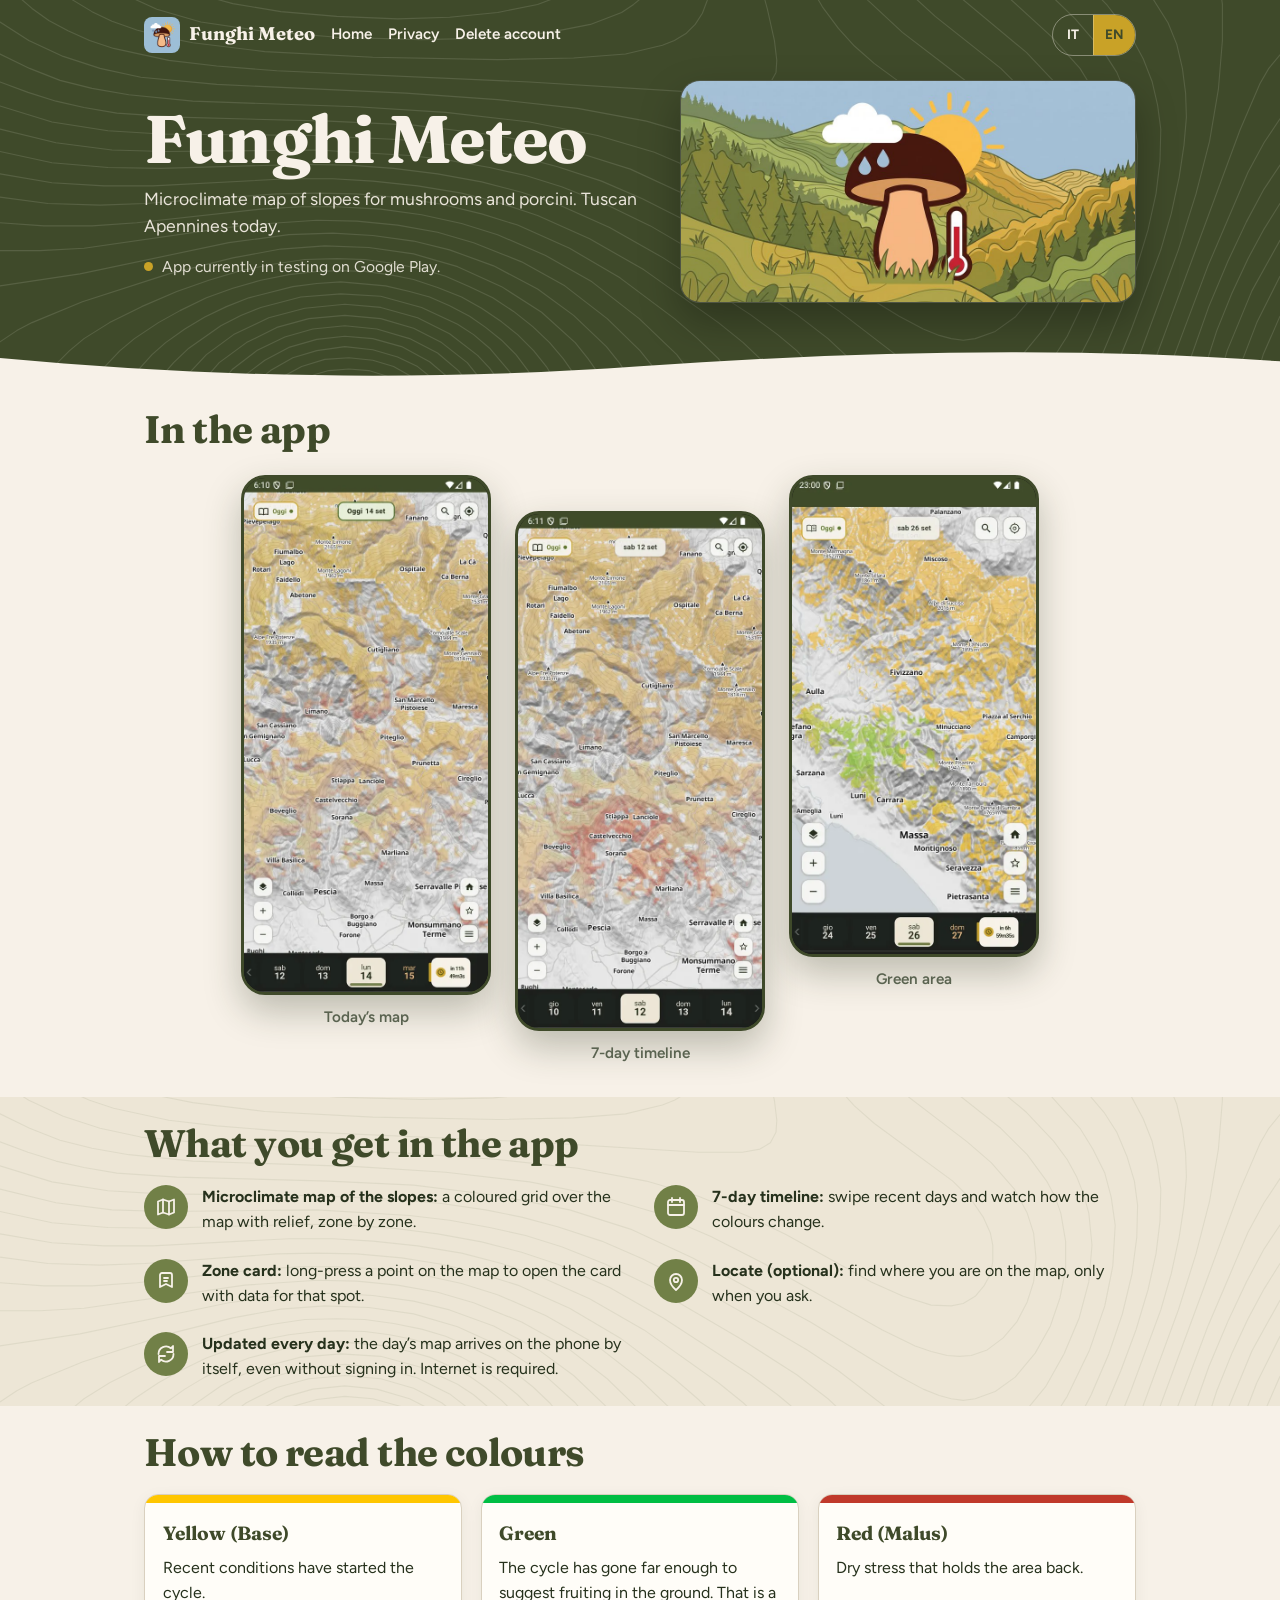
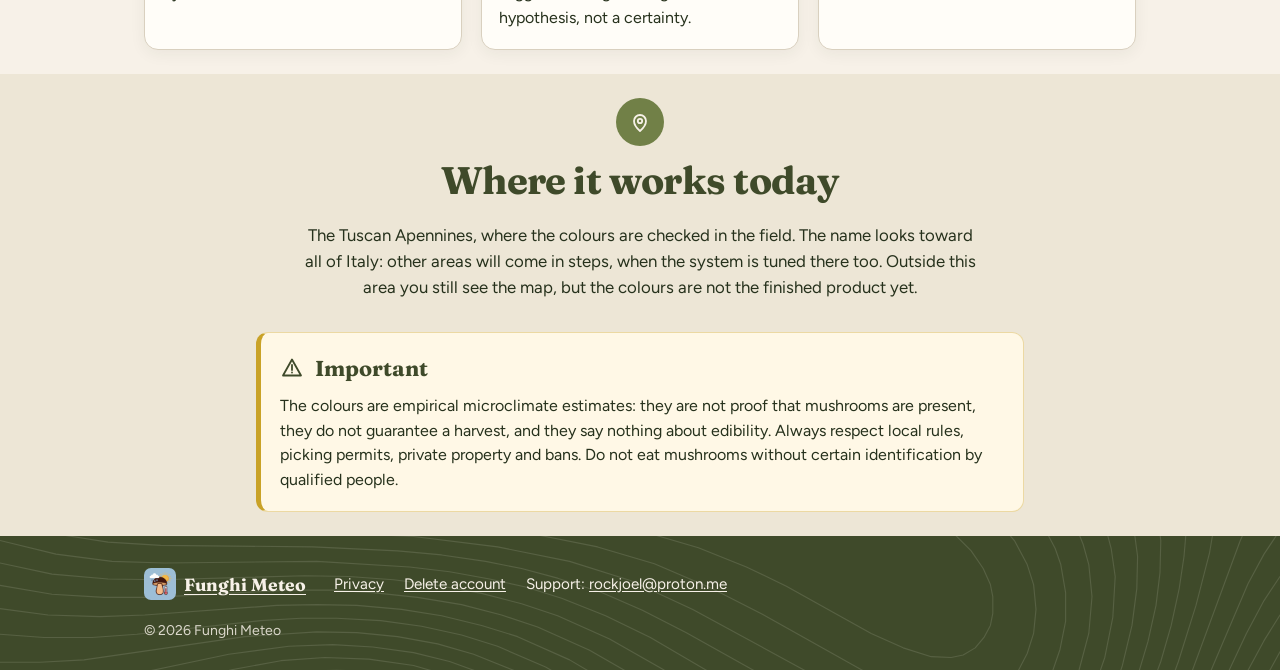
<file: index.html>
<!DOCTYPE html>
<html lang="it" data-title-it="Funghi Meteo" data-title-en="Funghi Meteo">
<head>
  <meta charset="utf-8">
  <meta name="viewport" content="width=device-width, initial-scale=1">
  <title data-title-it="Funghi Meteo" data-title-en="Funghi Meteo">Funghi Meteo</title>
  <meta name="description" content="Mappa microclimatica dei versanti per funghi e porcini. Oggi Appennino toscano.">
  <meta name="theme-color" content="#3F4A2A">
  <link rel="icon" href="img/icona-32.png" type="image/png" sizes="32x32">
  <link rel="icon" href="img/icona-192.png" type="image/png" sizes="192x192">
  <meta property="og:title" content="Funghi Meteo">
  <meta property="og:description" content="Mappa microclimatica dei versanti per funghi e porcini. Oggi Appennino toscano.">
  <meta property="og:image" content="https://rockjoel.github.io/funghi-meteo/img/grafica.jpg">
  <link rel="stylesheet" href="style.css">
  <script src="lang.js"></script>
</head>
<body>
  <div class="band band-dark band-hero">
    <header class="site-header">
      <div class="header-inner">
        <a class="brand" href="index.html">
          <img src="img/icona-192.png" width="36" height="36" alt="Funghi Meteo">
          <span>Funghi Meteo</span>
        </a>
        <nav class="nav-main" aria-label="Menu">
          <a href="index.html">Home</a>
          <a href="privacy.html">Privacy</a>
          <span data-lang="it"><a href="elimina-account.html">Elimina account</a></span>
          <span data-lang="en"><a href="elimina-account.html">Delete account</a></span>
        </nav>
        <div class="lang-switch" role="group" aria-label="Language">
          <button type="button" data-set-lang="it" aria-pressed="true">IT</button>
          <button type="button" data-set-lang="en" aria-pressed="false">EN</button>
        </div>
      </div>
    </header>

    <section class="wrap hero">
      <div class="hero-copy">
        <div data-lang="it">
          <h1>Funghi Meteo</h1>
          <p class="lede">Mappa microclimatica dei versanti per funghi e porcini. Oggi Appennino toscano.</p>
          <p class="test-line">App in fase di test su Google Play.</p>
        </div>
        <div data-lang="en">
          <h1>Funghi Meteo</h1>
          <p class="lede">Microclimate map of slopes for mushrooms and porcini. Tuscan Apennines today.</p>
          <p class="test-line">App currently in testing on Google Play.</p>
        </div>
        <!-- Bottone Google Play: da aggiungere quando l'app è pubblica -->
      </div>
      <div class="hero-visual">
        <img src="img/grafica.jpg" width="1024" height="500" alt="Funghi Meteo">
      </div>
    </section>

    <svg class="band-wave" viewBox="0 0 1440 48" preserveAspectRatio="none" aria-hidden="true" focusable="false">
      <path fill="#F7F1E8" d="M0,18 C240,42 480,46 720,28 C960,10 1200,4 1440,22 L1440,48 L0,48 Z"></path>
    </svg>
  </div>

  <section class="band band-panna">
    <div class="wrap">
      <div data-lang="it"><h2 class="section-title">Nell’app</h2></div>
      <div data-lang="en"><h2 class="section-title">In the app</h2></div>
      <div class="shots">
        <figure class="shot">
          <div class="shot-frame">
            <img src="img/mappa-oggi.webp" width="540" height="1137" alt="Funghi Meteo — mappa del giorno" loading="lazy">
          </div>
          <figcaption>
            <span data-lang="it">Mappa del giorno</span>
            <span data-lang="en">Today’s map</span>
          </figcaption>
        </figure>
        <figure class="shot">
          <div class="shot-frame">
            <img src="img/mappa-giorni.webp" width="540" height="1137" alt="Funghi Meteo — timeline 7 giorni" loading="lazy">
          </div>
          <figcaption>
            <span data-lang="it">Timeline di 7 giorni</span>
            <span data-lang="en">7-day timeline</span>
          </figcaption>
        </figure>
        <figure class="shot">
          <div class="shot-frame">
            <img src="img/mappa-verde.webp" width="540" height="1053" alt="Funghi Meteo — zona verde" loading="lazy">
          </div>
          <figcaption>
            <span data-lang="it">Zona verde</span>
            <span data-lang="en">Green area</span>
          </figcaption>
        </figure>
      </div>
    </div>
  </section>

  <section class="band band-cream band-curves-dark">
    <div class="wrap">
      <div data-lang="it">
        <h2 class="section-title">Cosa trovi nell’app</h2>
        <ul class="feature-grid">
          <li class="feature-item">
            <span class="feature-icon" aria-hidden="true">
              <svg viewBox="0 0 24 24"><path d="M4 6.5 9 4.5 15 6.5 20 4.5v13l-5 2-6-2-5 2z"/><path d="M9 4.5v13"/><path d="M15 6.5v13"/></svg>
            </span>
            <p><strong>Mappa microclimatica dei versanti:</strong> una griglia colorata sopra la carta con il rilievo, zona per zona.</p>
          </li>
          <li class="feature-item">
            <span class="feature-icon" aria-hidden="true">
              <svg viewBox="0 0 24 24"><rect x="4" y="5" width="16" height="15" rx="2"/><path d="M8 3v4"/><path d="M16 3v4"/><path d="M4 10h16"/></svg>
            </span>
            <p><strong>Timeline di 7 giorni:</strong> scorri le giornate recenti e guarda come cambiano i colori.</p>
          </li>
          <li class="feature-item">
            <span class="feature-icon" aria-hidden="true">
              <svg viewBox="0 0 24 24"><path d="M8 4h8a2 2 0 0 1 2 2v12l-6-3-6 3V6a2 2 0 0 1 2-2z"/><path d="M10 9h4"/><path d="M10 12h3"/></svg>
            </span>
            <p><strong>Scheda della zona:</strong> tieni premuto su un punto della mappa per aprire la scheda con i dati di quel punto.</p>
          </li>
          <li class="feature-item">
            <span class="feature-icon" aria-hidden="true">
              <svg viewBox="0 0 24 24"><path d="M12 21s-6-5.2-6-10a6 6 0 1 1 12 0c0 4.8-6 10-6 10z"/><circle cx="12" cy="11" r="2.2"/></svg>
            </span>
            <p><strong>Localizza (facoltativo):</strong> trova dove sei sulla mappa, solo quando lo chiedi tu.</p>
          </li>
          <li class="feature-item">
            <span class="feature-icon" aria-hidden="true">
              <svg viewBox="0 0 24 24"><path d="M4.5 12a7.5 7.5 0 0 1 12.4-5.7L19 4v6h-6"/><path d="M19.5 12a7.5 7.5 0 0 1-12.4 5.7L5 20v-6h6"/></svg>
            </span>
            <p><strong>Aggiornata ogni giorno:</strong> la mappa del giorno arriva da sola sul telefono, anche senza accedere. Serve Internet.</p>
          </li>
        </ul>
      </div>
      <div data-lang="en">
        <h2 class="section-title">What you get in the app</h2>
        <ul class="feature-grid">
          <li class="feature-item">
            <span class="feature-icon" aria-hidden="true">
              <svg viewBox="0 0 24 24"><path d="M4 6.5 9 4.5 15 6.5 20 4.5v13l-5 2-6-2-5 2z"/><path d="M9 4.5v13"/><path d="M15 6.5v13"/></svg>
            </span>
            <p><strong>Microclimate map of the slopes:</strong> a coloured grid over the map with relief, zone by zone.</p>
          </li>
          <li class="feature-item">
            <span class="feature-icon" aria-hidden="true">
              <svg viewBox="0 0 24 24"><rect x="4" y="5" width="16" height="15" rx="2"/><path d="M8 3v4"/><path d="M16 3v4"/><path d="M4 10h16"/></svg>
            </span>
            <p><strong>7-day timeline:</strong> swipe recent days and watch how the colours change.</p>
          </li>
          <li class="feature-item">
            <span class="feature-icon" aria-hidden="true">
              <svg viewBox="0 0 24 24"><path d="M8 4h8a2 2 0 0 1 2 2v12l-6-3-6 3V6a2 2 0 0 1 2-2z"/><path d="M10 9h4"/><path d="M10 12h3"/></svg>
            </span>
            <p><strong>Zone card:</strong> long-press a point on the map to open the card with data for that spot.</p>
          </li>
          <li class="feature-item">
            <span class="feature-icon" aria-hidden="true">
              <svg viewBox="0 0 24 24"><path d="M12 21s-6-5.2-6-10a6 6 0 1 1 12 0c0 4.8-6 10-6 10z"/><circle cx="12" cy="11" r="2.2"/></svg>
            </span>
            <p><strong>Locate (optional):</strong> find where you are on the map, only when you ask.</p>
          </li>
          <li class="feature-item">
            <span class="feature-icon" aria-hidden="true">
              <svg viewBox="0 0 24 24"><path d="M4.5 12a7.5 7.5 0 0 1 12.4-5.7L19 4v6h-6"/><path d="M19.5 12a7.5 7.5 0 0 1-12.4 5.7L5 20v-6h6"/></svg>
            </span>
            <p><strong>Updated every day:</strong> the day’s map arrives on the phone by itself, even without signing in. Internet is required.</p>
          </li>
        </ul>
      </div>
    </div>
  </section>

  <section class="band band-panna">
    <div class="wrap">
      <div data-lang="it">
        <h2 class="section-title">Come leggere i colori</h2>
        <div class="legend-grid">
          <article class="legend-card legend-giallo">
            <div class="legend-bar" aria-hidden="true"></div>
            <div class="legend-body">
              <h3>Giallo (Base)</h3>
              <p>le condizioni recenti hanno acceso il ciclo.</p>
            </div>
          </article>
          <article class="legend-card legend-verde">
            <div class="legend-bar" aria-hidden="true"></div>
            <div class="legend-body">
              <h3>Verde</h3>
              <p>il ciclo è andato avanti abbastanza da far ipotizzare funghi in terra. È un’ipotesi, non una certezza.</p>
            </div>
          </article>
          <article class="legend-card legend-rosso">
            <div class="legend-bar" aria-hidden="true"></div>
            <div class="legend-body">
              <h3>Rosso (Malus)</h3>
              <p>stress da secco, che frena la zona.</p>
            </div>
          </article>
        </div>
      </div>
      <div data-lang="en">
        <h2 class="section-title">How to read the colours</h2>
        <div class="legend-grid">
          <article class="legend-card legend-giallo">
            <div class="legend-bar" aria-hidden="true"></div>
            <div class="legend-body">
              <h3>Yellow (Base)</h3>
              <p>recent conditions have started the cycle.</p>
            </div>
          </article>
          <article class="legend-card legend-verde">
            <div class="legend-bar" aria-hidden="true"></div>
            <div class="legend-body">
              <h3>Green</h3>
              <p>the cycle has gone far enough to suggest fruiting in the ground. That is a hypothesis, not a certainty.</p>
            </div>
          </article>
          <article class="legend-card legend-rosso">
            <div class="legend-bar" aria-hidden="true"></div>
            <div class="legend-body">
              <h3>Red (Malus)</h3>
              <p>dry stress that holds the area back.</p>
            </div>
          </article>
        </div>
      </div>
    </div>
  </section>

  <section class="band band-cream">
    <div class="wrap">
      <div class="where-block">
        <div class="where-icon" aria-hidden="true">
          <svg viewBox="0 0 24 24"><path d="M12 21s-6-5.2-6-10a6 6 0 1 1 12 0c0 4.8-6 10-6 10z"/><circle cx="12" cy="11" r="2.2"/></svg>
        </div>
        <div data-lang="it">
          <h2 class="section-title">Dove funziona oggi</h2>
          <p>Appennino toscano, dove i colori vengono verificati sul campo. Il nome pensa a tutta l’Italia: altre zone arriveranno a tappe, quando il sistema sarà tarato anche lì. Fuori da quest’area vedi la carta, ma i colori non sono ancora il prodotto finito.</p>
        </div>
        <div data-lang="en">
          <h2 class="section-title">Where it works today</h2>
          <p>The Tuscan Apennines, where the colours are checked in the field. The name looks toward all of Italy: other areas will come in steps, when the system is tuned there too. Outside this area you still see the map, but the colours are not the finished product yet.</p>
        </div>
      </div>

      <div class="warning">
        <div data-lang="it">
          <div class="warning-head">
            <svg viewBox="0 0 24 24" aria-hidden="true"><path d="M12 3.5 21 19.5H3z"/><path d="M12 9v5"/><path d="M12 16.5h.01"/></svg>
            <h2>Importante</h2>
          </div>
          <p>I colori sono stime empiriche del microclima: non sono una prova della presenza di funghi, non garantiscono il raccolto e non dicono nulla sulla commestibilità. Rispetta sempre regole locali, permessi di raccolta, proprietà private e divieti. Non mangiare funghi senza l’identificazione certa di personale qualificato.</p>
        </div>
        <div data-lang="en">
          <div class="warning-head">
            <svg viewBox="0 0 24 24" aria-hidden="true"><path d="M12 3.5 21 19.5H3z"/><path d="M12 9v5"/><path d="M12 16.5h.01"/></svg>
            <h2>Important</h2>
          </div>
          <p>The colours are empirical microclimate estimates: they are not proof that mushrooms are present, they do not guarantee a harvest, and they say nothing about edibility. Always respect local rules, picking permits, private property and bans. Do not eat mushrooms without certain identification by qualified people.</p>
        </div>
      </div>
    </div>
  </section>

  <footer class="site-footer band band-dark">
    <div class="footer-inner">
      <a class="footer-brand" href="index.html">
        <img src="img/icona-192.png" width="32" height="32" alt="">
        <span>Funghi Meteo</span>
      </a>
      <a href="privacy.html">Privacy</a>
      <span data-lang="it"><a href="elimina-account.html">Elimina account</a></span>
      <span data-lang="en"><a href="elimina-account.html">Delete account</a></span>
      <span data-lang="it">Supporto: <a href="mailto:rockjoel@proton.me">rockjoel@proton.me</a></span>
      <span data-lang="en">Support: <a href="mailto:rockjoel@proton.me">rockjoel@proton.me</a></span>
      <p class="footer-copy">© 2026 Funghi Meteo</p>
    </div>
  </footer>
</body>
</html>
</file>
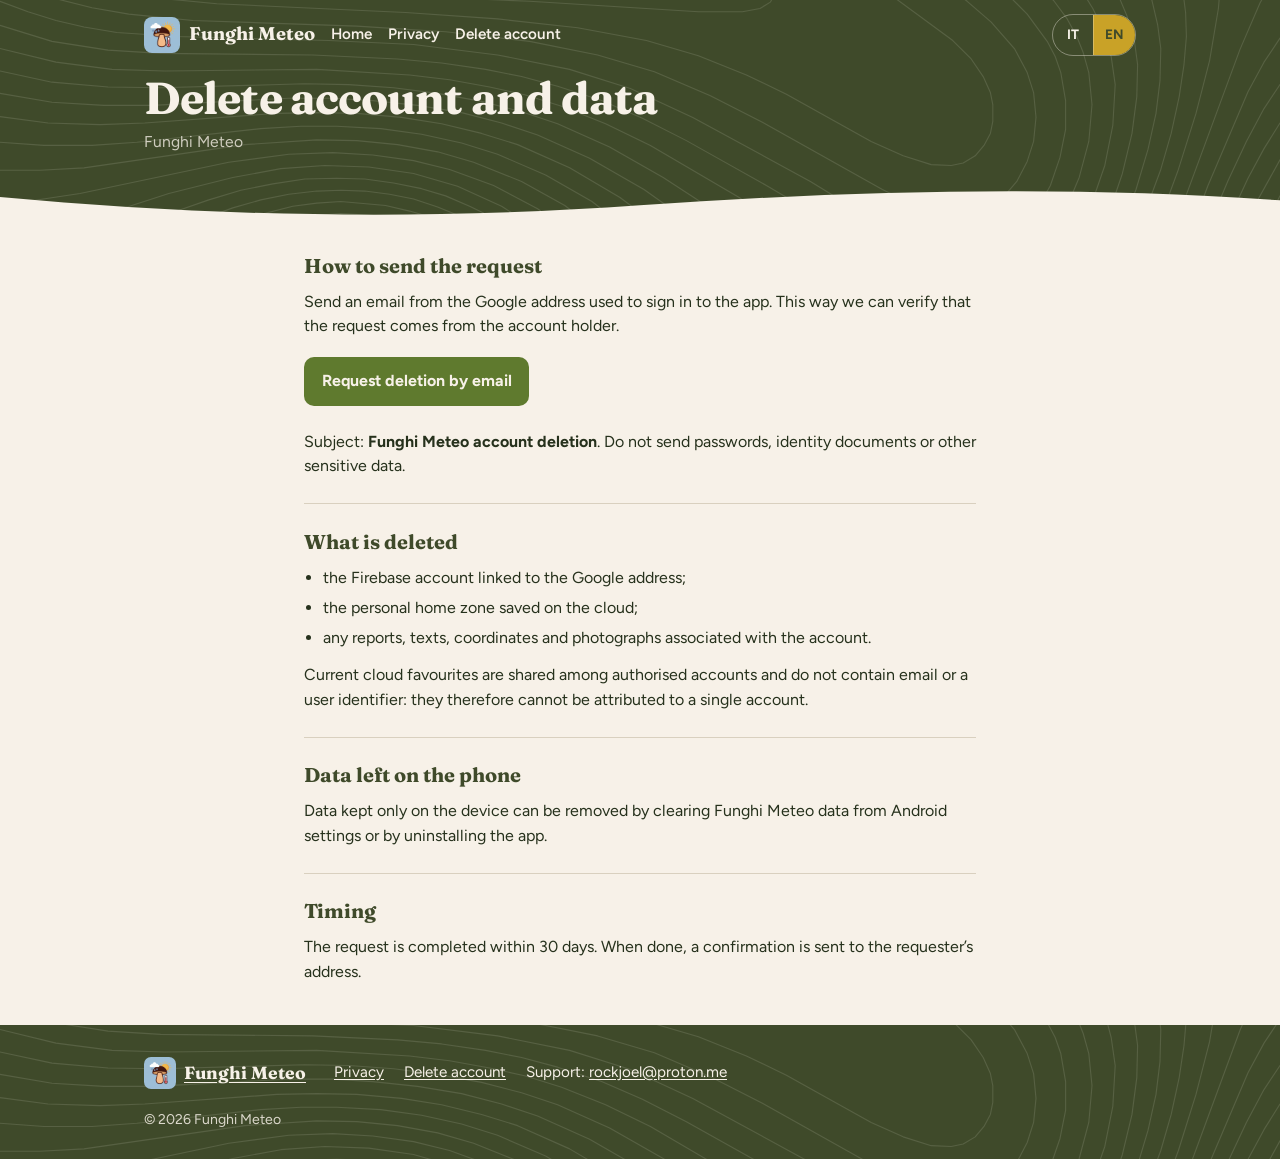
<file: elimina-account.html>
<!DOCTYPE html>
<html lang="it" data-title-it="Elimina account e dati — Funghi Meteo" data-title-en="Delete account and data — Funghi Meteo">
<head>
  <meta charset="utf-8">
  <meta name="viewport" content="width=device-width, initial-scale=1">
  <title data-title-it="Elimina account e dati — Funghi Meteo" data-title-en="Delete account and data — Funghi Meteo">Elimina account e dati — Funghi Meteo</title>
  <meta name="description" content="Come richiedere la cancellazione dell’account e dei dati di Funghi Meteo.">
  <meta name="theme-color" content="#3F4A2A">
  <link rel="icon" href="img/icona-32.png" type="image/png" sizes="32x32">
  <link rel="icon" href="img/icona-192.png" type="image/png" sizes="192x192">
  <link rel="stylesheet" href="style.css">
  <script src="lang.js"></script>
</head>
<body>
  <div class="band band-dark">
    <header class="site-header">
      <div class="header-inner">
        <a class="brand" href="index.html">
          <img src="img/icona-192.png" width="36" height="36" alt="Funghi Meteo">
          <span>Funghi Meteo</span>
        </a>
        <nav class="nav-main" aria-label="Menu">
          <a href="index.html">Home</a>
          <a href="privacy.html">Privacy</a>
          <span data-lang="it"><a href="elimina-account.html">Elimina account</a></span>
          <span data-lang="en"><a href="elimina-account.html">Delete account</a></span>
        </nav>
        <div class="lang-switch" role="group" aria-label="Language">
          <button type="button" data-set-lang="it" aria-pressed="true">IT</button>
          <button type="button" data-set-lang="en" aria-pressed="false">EN</button>
        </div>
      </div>
    </header>

    <div class="wrap page-hero">
      <div data-lang="it">
        <h1 class="page-title">Elimina account e dati</h1>
        <p class="page-meta">Funghi Meteo</p>
      </div>
      <div data-lang="en">
        <h1 class="page-title">Delete account and data</h1>
        <p class="page-meta">Funghi Meteo</p>
      </div>
    </div>

    <svg class="band-wave" viewBox="0 0 1440 48" preserveAspectRatio="none" aria-hidden="true" focusable="false">
      <path fill="#F7F1E8" d="M0,18 C240,42 480,46 720,28 C960,10 1200,4 1440,22 L1440,48 L0,48 Z"></path>
    </svg>
  </div>

  <main class="band band-panna">
    <div class="legal-col">
      <div data-lang="it">
        <article class="legal">
          <section class="legal-block is-first">
            <h2>Come inviare la richiesta</h2>
            <p>Invia un’email dall’indirizzo Google usato per accedere all’app. In questo modo possiamo verificare che la richiesta provenga dal titolare dell’account.</p>
            <p><a class="mailto-cta" href="mailto:rockjoel@proton.me?subject=Cancellazione%20account%20Funghi%20Meteo">Richiedi la cancellazione per email</a></p>
            <p>Oggetto: <strong>Cancellazione account Funghi Meteo</strong>. Non inviare password, documenti d’identità o altri dati sensibili.</p>
          </section>

          <section class="legal-block">
            <h2>Cosa viene eliminato</h2>
            <ul>
              <li>l’account Firebase collegato all’indirizzo Google;</li>
              <li>la zona casa personale salvata sul cloud;</li>
              <li>eventuali segnalazioni, testi, coordinate e fotografie associate all’account.</li>
            </ul>
            <p>I preferiti cloud attuali sono condivisi tra gli account autorizzati e non contengono email o identificativo utente: non possono quindi essere attribuiti a un singolo account.</p>
          </section>

          <section class="legal-block">
            <h2>Dati rimasti sul telefono</h2>
            <p>I dati conservati soltanto sul dispositivo possono essere rimossi cancellando i dati di Funghi Meteo dalle impostazioni Android oppure disinstallando l’app.</p>
          </section>

          <section class="legal-block">
            <h2>Tempi</h2>
            <p>La richiesta viene completata entro 30 giorni. Al termine viene inviata una conferma all’indirizzo del richiedente.</p>
          </section>
        </article>
      </div>

      <div data-lang="en">
        <article class="legal">
          <section class="legal-block is-first">
            <h2>How to send the request</h2>
            <p>Send an email from the Google address used to sign in to the app. This way we can verify that the request comes from the account holder.</p>
            <p><a class="mailto-cta" href="mailto:rockjoel@proton.me?subject=Funghi%20Meteo%20account%20deletion">Request deletion by email</a></p>
            <p>Subject: <strong>Funghi Meteo account deletion</strong>. Do not send passwords, identity documents or other sensitive data.</p>
          </section>

          <section class="legal-block">
            <h2>What is deleted</h2>
            <ul>
              <li>the Firebase account linked to the Google address;</li>
              <li>the personal home zone saved on the cloud;</li>
              <li>any reports, texts, coordinates and photographs associated with the account.</li>
            </ul>
            <p>Current cloud favourites are shared among authorised accounts and do not contain email or a user identifier: they therefore cannot be attributed to a single account.</p>
          </section>

          <section class="legal-block">
            <h2>Data left on the phone</h2>
            <p>Data kept only on the device can be removed by clearing Funghi Meteo data from Android settings or by uninstalling the app.</p>
          </section>

          <section class="legal-block">
            <h2>Timing</h2>
            <p>The request is completed within 30 days. When done, a confirmation is sent to the requester’s address.</p>
          </section>
        </article>
      </div>
    </div>
  </main>

  <footer class="site-footer band band-dark">
    <div class="footer-inner">
      <a class="footer-brand" href="index.html">
        <img src="img/icona-192.png" width="32" height="32" alt="">
        <span>Funghi Meteo</span>
      </a>
      <a href="privacy.html">Privacy</a>
      <span data-lang="it"><a href="elimina-account.html">Elimina account</a></span>
      <span data-lang="en"><a href="elimina-account.html">Delete account</a></span>
      <span data-lang="it">Supporto: <a href="mailto:rockjoel@proton.me">rockjoel@proton.me</a></span>
      <span data-lang="en">Support: <a href="mailto:rockjoel@proton.me">rockjoel@proton.me</a></span>
      <p class="footer-copy">© 2026 Funghi Meteo</p>
    </div>
  </footer>
</body>
</html>
</file>
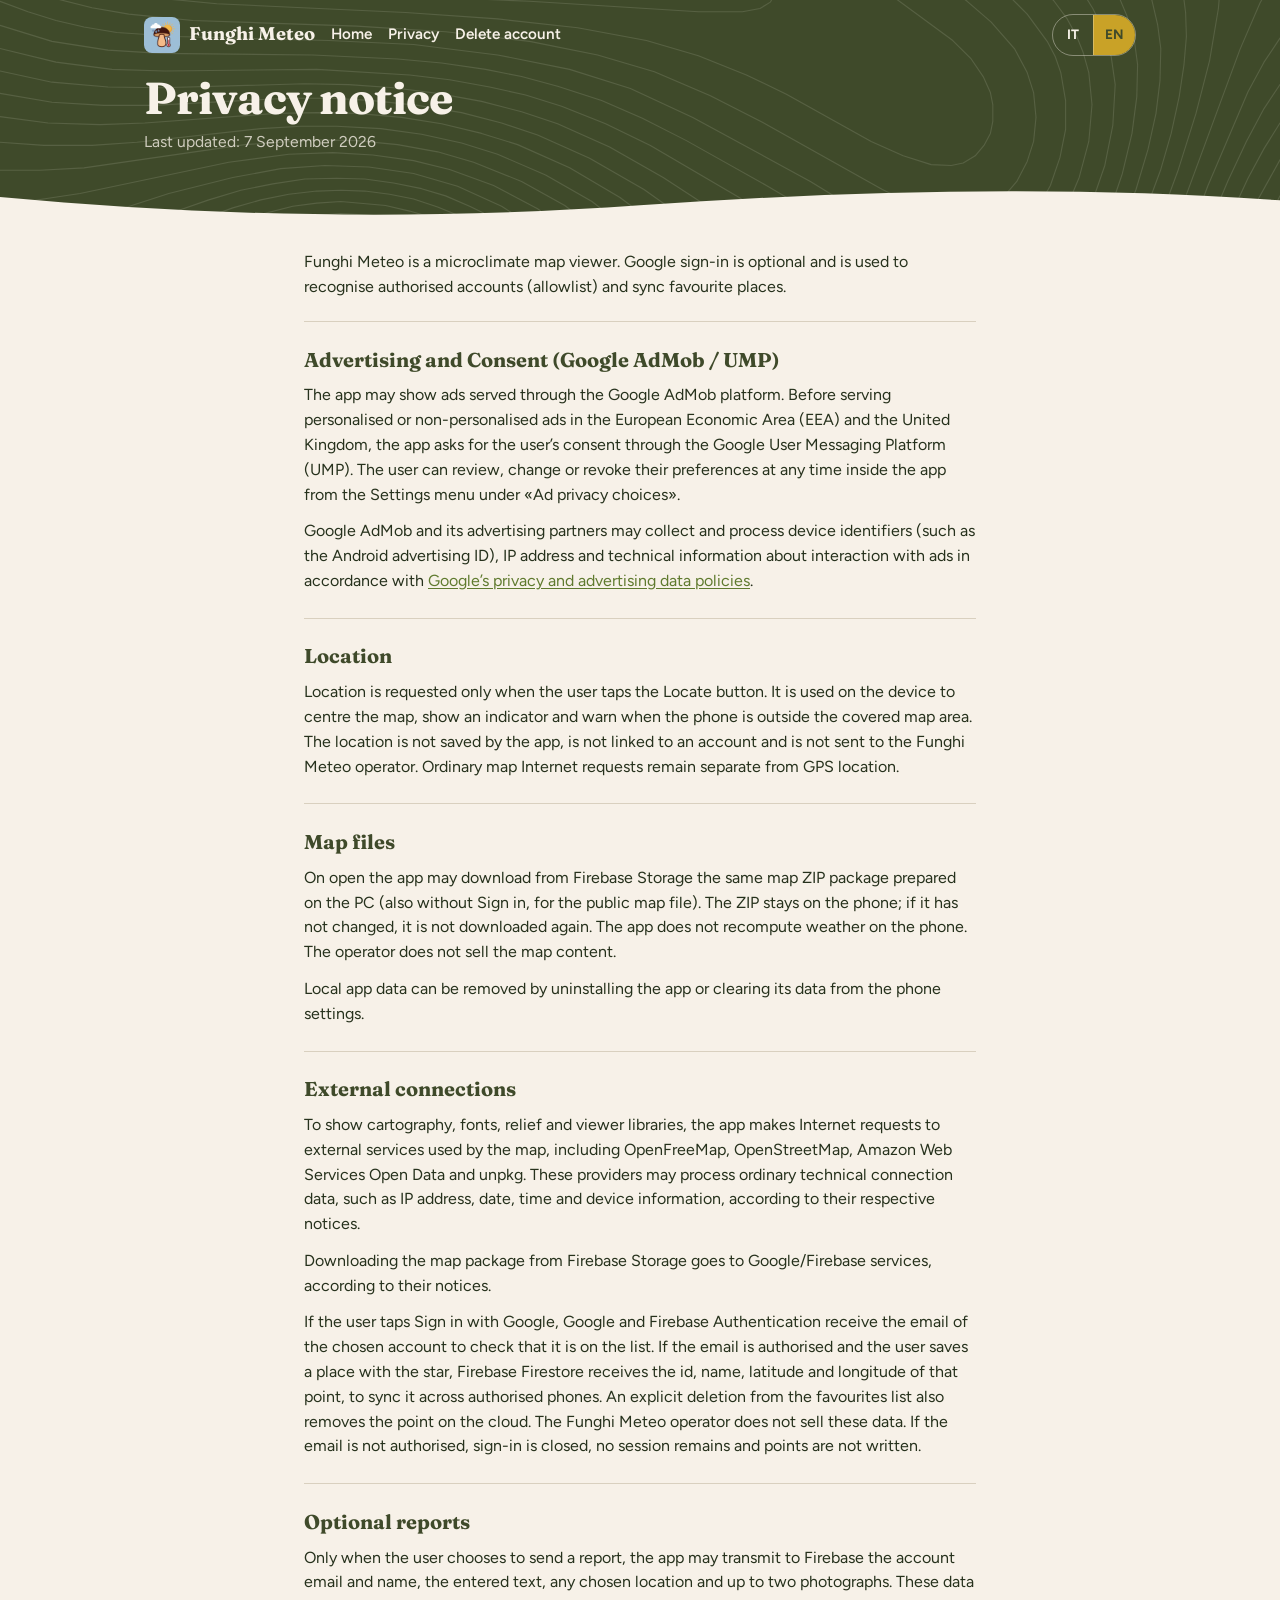
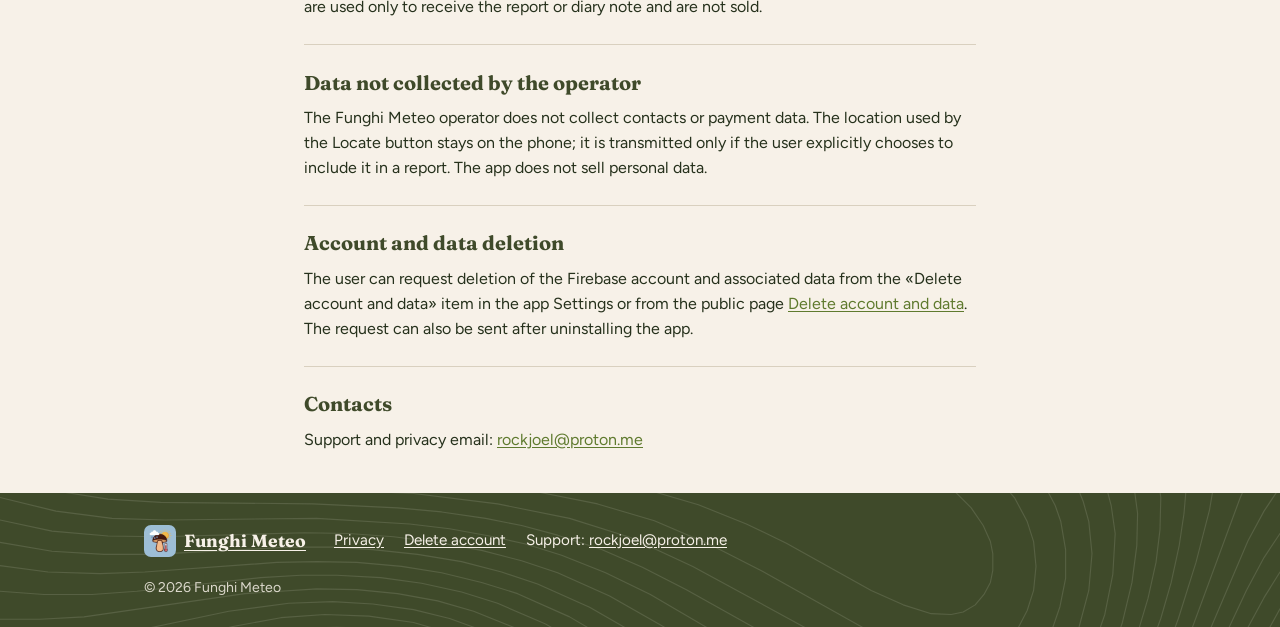
<file: privacy.html>
<!DOCTYPE html>
<html lang="it" data-title-it="Privacy — Funghi Meteo" data-title-en="Privacy — Funghi Meteo">
<head>
  <meta charset="utf-8">
  <meta name="viewport" content="width=device-width, initial-scale=1">
  <title data-title-it="Privacy — Funghi Meteo" data-title-en="Privacy — Funghi Meteo">Privacy — Funghi Meteo</title>
  <meta name="description" content="Informativa sulla privacy di Funghi Meteo.">
  <meta name="theme-color" content="#3F4A2A">
  <link rel="icon" href="img/icona-32.png" type="image/png" sizes="32x32">
  <link rel="icon" href="img/icona-192.png" type="image/png" sizes="192x192">
  <link rel="stylesheet" href="style.css">
  <script src="lang.js"></script>
</head>
<body>
  <div class="band band-dark">
    <header class="site-header">
      <div class="header-inner">
        <a class="brand" href="index.html">
          <img src="img/icona-192.png" width="36" height="36" alt="Funghi Meteo">
          <span>Funghi Meteo</span>
        </a>
        <nav class="nav-main" aria-label="Menu">
          <a href="index.html">Home</a>
          <a href="privacy.html">Privacy</a>
          <span data-lang="it"><a href="elimina-account.html">Elimina account</a></span>
          <span data-lang="en"><a href="elimina-account.html">Delete account</a></span>
        </nav>
        <div class="lang-switch" role="group" aria-label="Language">
          <button type="button" data-set-lang="it" aria-pressed="true">IT</button>
          <button type="button" data-set-lang="en" aria-pressed="false">EN</button>
        </div>
      </div>
    </header>

    <div class="wrap page-hero">
      <div data-lang="it">
        <h1 class="page-title">Informativa sulla privacy</h1>
        <p class="page-meta">Ultimo aggiornamento: 7 settembre 2026</p>
      </div>
      <div data-lang="en">
        <h1 class="page-title">Privacy notice</h1>
        <p class="page-meta">Last updated: 7 September 2026</p>
      </div>
    </div>

    <svg class="band-wave" viewBox="0 0 1440 48" preserveAspectRatio="none" aria-hidden="true" focusable="false">
      <path fill="#F7F1E8" d="M0,18 C240,42 480,46 720,28 C960,10 1200,4 1440,22 L1440,48 L0,48 Z"></path>
    </svg>
  </div>

  <main class="band band-panna">
    <div class="legal-col">
      <div data-lang="it">
        <article class="legal">
          <p>Funghi Meteo è un visore di mappe microclimatiche. L’accesso con Google è facoltativo e serve a riconoscere gli account autorizzati (allowlist) e sincronizzare i luoghi preferiti.</p>

          <section class="legal-block">
            <h2>Annunci pubblicitari e Consenso (Google AdMob / UMP)</h2>
            <p>L’app può visualizzare annunci pubblicitari erogati tramite la piattaforma Google AdMob. Prima dell’erogazione di annunci personalizzati o non personalizzati nello Spazio Economico Europeo (SEE) e nel Regno Unito, l’app richiede il consenso dell’utente tramite la piattaforma Google User Messaging Platform (UMP). L’utente può rivedere, modificare o revocare le proprie preferenze in qualsiasi momento all’interno dell’app dal menu Impostazioni alla voce «Scelte privacy annunci».</p>
            <p>Google AdMob e i suoi partner pubblicitari possono raccogliere e trattare identificatori del dispositivo (come l’ID pubblicitario Android), indirizzo IP e informazioni tecniche sull’interazione con gli annunci in conformità con le <a href="https://policies.google.com/technologies/ads" target="_blank" rel="noopener">Norme sulla privacy e sui dati pubblicitari di Google</a>.</p>
          </section>

          <section class="legal-block">
            <h2>Localizzazione</h2>
            <p>La posizione viene richiesta soltanto quando l’utente preme il pulsante Localizza. È usata sul dispositivo per centrare la mappa, mostrare un indicatore e avvertire quando il telefono si trova fuori dall’area cartografica coperta. La posizione non viene salvata dall’app, non viene associata a un account e non viene inviata al gestore di Funghi Meteo. Le normali richieste Internet della cartografia restano separate dalla posizione GPS.</p>
          </section>

          <section class="legal-block">
            <h2>File della mappa</h2>
            <p>All’apertura l’app può scaricare da Firebase Storage lo stesso pacchetto ZIP della mappa preparato sul PC (anche senza Accedi, per il file pubblico della mappa). Lo ZIP resta sul telefono; se non è cambiato, non viene riscaricato. L’app non ricalcola il meteo sul telefono. Il gestore non vende il contenuto della mappa.</p>
            <p>I dati locali dell’app possono essere eliminati disinstallando l’app o cancellandone i dati dalle impostazioni del telefono.</p>
          </section>

          <section class="legal-block">
            <h2>Connessioni esterne</h2>
            <p>Per mostrare la cartografia, i caratteri, il rilievo e le librerie del visore, l’app effettua richieste Internet verso servizi esterni usati dalla mappa, tra cui OpenFreeMap, OpenStreetMap, Amazon Web Services Open Data e unpkg. Questi fornitori possono trattare dati tecnici ordinari della connessione, come indirizzo IP, data, ora e informazioni del dispositivo, secondo le rispettive informative.</p>
            <p>Il download del pacchetto mappa da Firebase Storage avviene verso i servizi Google/Firebase, secondo le relative informative.</p>
            <p>Se l’utente preme Accedi con Google, Google e Firebase Authentication ricevono l’email dell’account scelto per verificare che sia in lista. Se l’email è autorizzata e l’utente salva un luogo con la stellina, Firebase Firestore riceve id, nome, latitudine e longitudine di quel punto, per sincronizzarlo tra i telefoni autorizzati. Una cancellazione esplicita dalla lista preferiti rimuove il punto anche sul cloud. Il gestore di Funghi Meteo non vende questi dati. Se l’email non è autorizzata, l’accesso viene chiuso, non resta una sessione e i punti non vengono scritti.</p>
          </section>

          <section class="legal-block">
            <h2>Segnalazioni facoltative</h2>
            <p>Solo quando l’utente sceglie di inviare una segnalazione, l’app può trasmettere a Firebase l’email e il nome dell’account, il testo inserito, l’eventuale posizione scelta e fino a due fotografie. Questi dati servono esclusivamente a ricevere la segnalazione o la nota del diario e non vengono venduti.</p>
          </section>

          <section class="legal-block">
            <h2>Dati non raccolti dal gestore</h2>
            <p>Il gestore di Funghi Meteo non raccoglie contatti o dati di pagamento. La posizione usata dal tasto Localizza resta sul telefono; viene trasmessa soltanto se l’utente decide esplicitamente di includerla in una segnalazione. L’app non vende dati personali.</p>
          </section>

          <section class="legal-block">
            <h2>Cancellazione dell’account e dei dati</h2>
            <p>L’utente può richiedere la cancellazione dell’account Firebase e dei dati associati dalla voce «Elimina account e dati» nelle Impostazioni dell’app oppure dalla pagina pubblica <a href="elimina-account.html">Elimina account e dati</a>. La richiesta può essere inviata anche dopo aver disinstallato l’app.</p>
          </section>

          <section class="legal-block">
            <h2>Contatti</h2>
            <p>Email di supporto e privacy: <a href="mailto:rockjoel@proton.me">rockjoel@proton.me</a></p>
          </section>
        </article>
      </div>

      <div data-lang="en">
        <article class="legal">
          <p>Funghi Meteo is a microclimate map viewer. Google sign-in is optional and is used to recognise authorised accounts (allowlist) and sync favourite places.</p>

          <section class="legal-block">
            <h2>Advertising and Consent (Google AdMob / UMP)</h2>
            <p>The app may show ads served through the Google AdMob platform. Before serving personalised or non-personalised ads in the European Economic Area (EEA) and the United Kingdom, the app asks for the user’s consent through the Google User Messaging Platform (UMP). The user can review, change or revoke their preferences at any time inside the app from the Settings menu under «Ad privacy choices».</p>
            <p>Google AdMob and its advertising partners may collect and process device identifiers (such as the Android advertising ID), IP address and technical information about interaction with ads in accordance with <a href="https://policies.google.com/technologies/ads" target="_blank" rel="noopener">Google’s privacy and advertising data policies</a>.</p>
          </section>

          <section class="legal-block">
            <h2>Location</h2>
            <p>Location is requested only when the user taps the Locate button. It is used on the device to centre the map, show an indicator and warn when the phone is outside the covered map area. The location is not saved by the app, is not linked to an account and is not sent to the Funghi Meteo operator. Ordinary map Internet requests remain separate from GPS location.</p>
          </section>

          <section class="legal-block">
            <h2>Map files</h2>
            <p>On open the app may download from Firebase Storage the same map ZIP package prepared on the PC (also without Sign in, for the public map file). The ZIP stays on the phone; if it has not changed, it is not downloaded again. The app does not recompute weather on the phone. The operator does not sell the map content.</p>
            <p>Local app data can be removed by uninstalling the app or clearing its data from the phone settings.</p>
          </section>

          <section class="legal-block">
            <h2>External connections</h2>
            <p>To show cartography, fonts, relief and viewer libraries, the app makes Internet requests to external services used by the map, including OpenFreeMap, OpenStreetMap, Amazon Web Services Open Data and unpkg. These providers may process ordinary technical connection data, such as IP address, date, time and device information, according to their respective notices.</p>
            <p>Downloading the map package from Firebase Storage goes to Google/Firebase services, according to their notices.</p>
            <p>If the user taps Sign in with Google, Google and Firebase Authentication receive the email of the chosen account to check that it is on the list. If the email is authorised and the user saves a place with the star, Firebase Firestore receives the id, name, latitude and longitude of that point, to sync it across authorised phones. An explicit deletion from the favourites list also removes the point on the cloud. The Funghi Meteo operator does not sell these data. If the email is not authorised, sign-in is closed, no session remains and points are not written.</p>
          </section>

          <section class="legal-block">
            <h2>Optional reports</h2>
            <p>Only when the user chooses to send a report, the app may transmit to Firebase the account email and name, the entered text, any chosen location and up to two photographs. These data are used only to receive the report or diary note and are not sold.</p>
          </section>

          <section class="legal-block">
            <h2>Data not collected by the operator</h2>
            <p>The Funghi Meteo operator does not collect contacts or payment data. The location used by the Locate button stays on the phone; it is transmitted only if the user explicitly chooses to include it in a report. The app does not sell personal data.</p>
          </section>

          <section class="legal-block">
            <h2>Account and data deletion</h2>
            <p>The user can request deletion of the Firebase account and associated data from the «Delete account and data» item in the app Settings or from the public page <a href="elimina-account.html">Delete account and data</a>. The request can also be sent after uninstalling the app.</p>
          </section>

          <section class="legal-block">
            <h2>Contacts</h2>
            <p>Support and privacy email: <a href="mailto:rockjoel@proton.me">rockjoel@proton.me</a></p>
          </section>
        </article>
      </div>
    </div>
  </main>

  <footer class="site-footer band band-dark">
    <div class="footer-inner">
      <a class="footer-brand" href="index.html">
        <img src="img/icona-192.png" width="32" height="32" alt="">
        <span>Funghi Meteo</span>
      </a>
      <a href="privacy.html">Privacy</a>
      <span data-lang="it"><a href="elimina-account.html">Elimina account</a></span>
      <span data-lang="en"><a href="elimina-account.html">Delete account</a></span>
      <span data-lang="it">Supporto: <a href="mailto:rockjoel@proton.me">rockjoel@proton.me</a></span>
      <span data-lang="en">Support: <a href="mailto:rockjoel@proton.me">rockjoel@proton.me</a></span>
      <p class="footer-copy">© 2026 Funghi Meteo</p>
    </div>
  </footer>
</body>
</html>
</file>
<file: style.css>
@font-face {
  font-family: "Fraunces";
  src: url("fonts/fraunces-600.woff2") format("woff2");
  font-weight: 600;
  font-style: normal;
  font-display: swap;
}

@font-face {
  font-family: "Fraunces";
  src: url("fonts/fraunces-700.woff2") format("woff2");
  font-weight: 700;
  font-style: normal;
  font-display: swap;
}

@font-face {
  font-family: "Figtree";
  src: url("fonts/figtree-400.woff2") format("woff2");
  font-weight: 400;
  font-style: normal;
  font-display: swap;
}

@font-face {
  font-family: "Figtree";
  src: url("fonts/figtree-600.woff2") format("woff2");
  font-weight: 600;
  font-style: normal;
  font-display: swap;
}

@font-face {
  font-family: "Figtree";
  src: url("fonts/figtree-700.woff2") format("woff2");
  font-weight: 700;
  font-style: normal;
  font-display: swap;
}

:root {
  color-scheme: light;
  --panna: #F7F1E8;
  --cream: #EDE6D6;
  --card: #FFFDF8;
  --ink: #26311C;
  --terra: #3F4A2A;
  --oliva: #718047;
  --oliva-forte: #5F7A2E;
  --oro: #C9A227;
  --bordo: #D9D0BF;
  --muted: #5a6350;
  --link: #5F7A2E;
  --giallo: #ffc600;
  --verde: #00be44;
  --rosso: #c0392b;
  --warn-bg: #FFF8E6;
  --max: 64rem;
  --pad: 16px;
  --font-display: "Fraunces", Georgia, serif;
  --font-body: "Figtree", system-ui, sans-serif;
}

*,
*::before,
*::after {
  box-sizing: border-box;
}

html {
  scroll-behavior: smooth;
}

@media (prefers-reduced-motion: reduce) {
  html {
    scroll-behavior: auto;
  }

  *,
  *::before,
  *::after {
    transition: none !important;
  }
}

body {
  margin: 0;
  font-family: var(--font-body);
  font-size: 1rem;
  line-height: 1.55;
  background: var(--panna);
  color: var(--ink);
  min-width: 0;
  overflow-x: hidden;
}

img {
  max-width: 100%;
  height: auto;
  display: block;
}

a {
  color: var(--link);
  text-decoration: underline;
  text-underline-offset: 0.15em;
}

a:hover {
  color: var(--oliva-forte);
}

a:focus-visible,
button:focus-visible {
  outline: 3px solid var(--oro);
  outline-offset: 3px;
}

.band {
  position: relative;
  width: 100%;
}

.band-dark {
  background-color: var(--terra);
  background-image: url("img/curve-chiare.svg");
  background-position: center;
  background-size: cover;
  color: var(--panna);
}

.band-panna {
  background: var(--panna);
  color: var(--ink);
}

.band-cream {
  background-color: var(--cream);
  color: var(--ink);
}

.band-curves-dark {
  background-image: url("img/curve-scure.svg");
  background-position: center;
  background-size: cover;
}

.band-wave {
  display: block;
  width: 100%;
  height: 40px;
  margin: 0;
  line-height: 0;
}

.wrap {
  max-width: var(--max);
  margin: 0 auto;
  padding: 1.5rem var(--pad);
}

.site-header {
  background: transparent;
  color: inherit;
}

.site-header a {
  color: var(--panna);
  text-decoration: none;
}

.site-header a:hover {
  text-decoration: underline;
  color: #fff;
}

.header-inner {
  max-width: var(--max);
  margin: 0 auto;
  padding: 0.85rem var(--pad) 0.5rem;
  display: flex;
  flex-wrap: wrap;
  align-items: center;
  gap: 0.55rem 1rem;
}

.brand {
  display: flex;
  align-items: center;
  gap: 0.55rem;
  font-family: var(--font-display);
  font-weight: 700;
  font-size: 1.15rem;
  text-decoration: none;
  color: inherit;
}

.brand img {
  width: 36px;
  height: 36px;
  border-radius: 8px;
}

.nav-main {
  display: flex;
  flex-wrap: wrap;
  gap: 0.65rem 1rem;
  font-size: 0.95rem;
  font-weight: 600;
  flex: 1 1 100%;
  order: 3;
}

.lang-switch {
  display: inline-flex;
  border: 1px solid rgba(247, 241, 232, 0.4);
  border-radius: 999px;
  overflow: hidden;
  margin-left: auto;
}

.lang-switch button {
  appearance: none;
  border: 0;
  background: transparent;
  color: var(--panna);
  font: inherit;
  font-size: 0.85rem;
  font-weight: 700;
  padding: 0.45rem 0.7rem;
  min-height: 40px;
  min-width: 40px;
  cursor: pointer;
  transition: background 0.15s ease, color 0.15s ease;
}

.lang-switch button[aria-pressed="true"] {
  background: var(--oro);
  color: var(--terra);
}

.lang-switch button + button {
  border-left: 1px solid rgba(247, 241, 232, 0.3);
}

/* —— Home hero —— */
.band-hero .hero {
  display: grid;
  gap: 1.5rem;
  padding-top: 0.75rem;
  padding-bottom: 2rem;
  align-items: center;
}

.hero-copy h1 {
  margin: 0 0 0.75rem;
  font-family: var(--font-display);
  font-weight: 700;
  font-size: clamp(2.4rem, 7vw, 4.2rem);
  line-height: 1.05;
  color: var(--panna);
  letter-spacing: -0.02em;
}

.hero-copy .lede {
  margin: 0 0 1rem;
  font-size: 1.1rem;
  line-height: 1.5;
  color: rgba(247, 241, 232, 0.92);
  max-width: 32rem;
}

.test-line {
  margin: 0;
  display: flex;
  align-items: flex-start;
  gap: 0.55rem;
  font-size: 0.98rem;
  color: rgba(247, 241, 232, 0.88);
}

.test-line::before {
  content: "";
  flex: 0 0 auto;
  width: 0.55rem;
  height: 0.55rem;
  margin-top: 0.45em;
  border-radius: 999px;
  background: var(--oro);
}

.hero-visual {
  border-radius: 20px;
  overflow: hidden;
  border: 1px solid rgba(247, 241, 232, 0.18);
  box-shadow: 0 18px 40px rgba(0, 0, 0, 0.28);
  background: #2a3220;
}

.hero-visual img {
  width: 100%;
  aspect-ratio: 1024 / 500;
  object-fit: cover;
}

.section-title {
  margin: 0 0 1.25rem;
  font-family: var(--font-display);
  font-weight: 700;
  font-size: clamp(1.6rem, 4vw, 2.4rem);
  line-height: 1.15;
  color: var(--terra);
  letter-spacing: -0.015em;
}

.section-title-light {
  color: var(--panna);
}

/* —— Shots —— */
.shots {
  display: flex;
  gap: 1rem;
  overflow-x: auto;
  scroll-snap-type: x mandatory;
  padding: 0.25rem 0 0.75rem;
  -webkit-overflow-scrolling: touch;
}

.shot {
  flex: 0 0 min(72vw, 240px);
  scroll-snap-align: start;
  margin: 0;
}

.shot-frame {
  border-radius: 24px;
  border: 3px solid var(--terra);
  overflow: hidden;
  background: #111;
  box-shadow: 0 16px 36px rgba(38, 49, 28, 0.28);
}

.shot-frame img {
  width: 100%;
  height: auto;
}

.shot figcaption {
  margin-top: 0.65rem;
  font-size: 0.95rem;
  font-weight: 600;
  color: var(--muted);
  text-align: center;
}

/* —— Features —— */
.feature-grid {
  list-style: none;
  margin: 0;
  padding: 0;
  display: grid;
  gap: 1.35rem;
}

.feature-item {
  display: grid;
  grid-template-columns: 2.75rem 1fr;
  gap: 0.9rem;
  align-items: start;
}

.feature-icon {
  width: 2.75rem;
  height: 2.75rem;
  border-radius: 999px;
  background: var(--oliva);
  display: grid;
  place-items: center;
  flex-shrink: 0;
}

.feature-icon svg {
  width: 24px;
  height: 24px;
  stroke: var(--panna);
  fill: none;
  stroke-width: 1.8;
  stroke-linecap: round;
  stroke-linejoin: round;
}

.feature-item p {
  margin: 0;
}

/* —— Colour legend —— */
.legend-grid {
  display: grid;
  gap: 1rem;
}

.legend-card {
  background: var(--card);
  border: 1px solid var(--bordo);
  border-radius: 14px;
  padding: 0;
  overflow: hidden;
  box-shadow: 0 4px 16px rgba(38, 49, 28, 0.06);
  transition: box-shadow 0.15s ease;
}

.legend-card:hover {
  box-shadow: 0 8px 22px rgba(38, 49, 28, 0.12);
}

.legend-bar {
  height: 8px;
  width: 100%;
}

.legend-giallo .legend-bar { background: var(--giallo); }
.legend-verde .legend-bar { background: var(--verde); }
.legend-rosso .legend-bar { background: var(--rosso); }

.legend-body {
  padding: 1rem 1.1rem 1.15rem;
}

.legend-body h3 {
  margin: 0 0 0.45rem;
  font-family: var(--font-display);
  font-size: 1.2rem;
  font-weight: 700;
  color: var(--terra);
}

.legend-body p {
  margin: 0;
  color: var(--ink);
}

/* —— Where —— */
.where-block {
  max-width: 42rem;
  margin: 0 auto;
  text-align: center;
}

.where-icon {
  width: 3rem;
  height: 3rem;
  margin: 0 auto 0.75rem;
  border-radius: 999px;
  background: var(--oliva);
  display: grid;
  place-items: center;
}

.where-icon svg {
  width: 24px;
  height: 24px;
  stroke: var(--panna);
  fill: none;
  stroke-width: 1.8;
  stroke-linecap: round;
  stroke-linejoin: round;
}

.where-block .section-title {
  text-align: center;
}

.where-block p {
  margin: 0;
  font-size: 1.05rem;
}

/* —— Warning —— */
.warning {
  margin-top: 2rem;
  background: var(--warn-bg);
  border: 1px solid rgba(201, 162, 39, 0.35);
  border-left: 5px solid var(--oro);
  border-radius: 12px;
  padding: 1.15rem 1.2rem;
  max-width: 48rem;
  margin-left: auto;
  margin-right: auto;
}

.warning-head {
  display: flex;
  align-items: center;
  gap: 0.65rem;
  margin-bottom: 0.55rem;
}

.warning-head svg {
  width: 24px;
  height: 24px;
  flex-shrink: 0;
  stroke: var(--terra);
  fill: none;
  stroke-width: 1.8;
  stroke-linecap: round;
  stroke-linejoin: round;
}

.warning h2 {
  margin: 0;
  font-family: var(--font-display);
  font-size: 1.35rem;
  color: var(--terra);
}

.warning p {
  margin: 0;
}

/* —— Footer —— */
.site-footer {
  margin-top: 0;
  padding: 2rem 0 1.75rem;
}

.footer-inner {
  max-width: var(--max);
  margin: 0 auto;
  padding: 0 var(--pad);
  display: flex;
  flex-wrap: wrap;
  gap: 0.75rem 1.25rem;
  align-items: center;
  font-size: 0.95rem;
}

.footer-brand {
  display: flex;
  align-items: center;
  gap: 0.5rem;
  font-family: var(--font-display);
  font-weight: 700;
  font-size: 1.1rem;
  color: var(--panna);
  text-decoration: none;
  margin-right: 0.5rem;
}

.footer-brand img {
  width: 32px;
  height: 32px;
  border-radius: 7px;
}

.site-footer a {
  color: var(--panna);
  text-decoration: underline;
  text-underline-offset: 0.15em;
}

.site-footer a:hover {
  color: #fff;
}

.footer-copy {
  width: 100%;
  margin: 0.5rem 0 0;
  opacity: 0.85;
  font-size: 0.88rem;
}

/* —— Legal pages —— */
.page-hero {
  padding-top: 0.5rem;
  padding-bottom: 1.75rem;
}

.page-hero .page-title {
  margin: 0 0 0.4rem;
  font-family: var(--font-display);
  font-weight: 700;
  font-size: clamp(1.8rem, 5vw, 2.8rem);
  line-height: 1.15;
  color: var(--panna);
  letter-spacing: -0.02em;
}

.page-hero .page-meta {
  margin: 0;
  color: rgba(247, 241, 232, 0.78);
  font-size: 0.98rem;
}

.legal-col {
  max-width: 44rem;
  margin: 0 auto;
  padding: 1.75rem var(--pad) 2.5rem;
}

.legal {
  margin: 0;
}

.legal > p:first-child {
  margin-top: 0;
}

.legal-block {
  margin-top: 1.5rem;
  padding-top: 1.35rem;
  border-top: 1px solid var(--bordo);
}

.legal-block:first-of-type {
  margin-top: 1.35rem;
}

.legal-block.is-first {
  margin-top: 0;
  padding-top: 0;
  border-top: 0;
}

.legal h2 {
  margin: 0 0 0.55rem;
  font-family: var(--font-display);
  font-size: 1.25rem;
  font-weight: 700;
  color: var(--terra);
}

.legal p {
  margin: 0 0 0.75rem;
}

.legal p:last-child {
  margin-bottom: 0;
}

.legal ul {
  padding-left: 1.2rem;
  margin: 0 0 0.75rem;
}

.legal li {
  margin: 0.35rem 0;
}

.mailto-cta {
  display: inline-block;
  margin: 0.35rem 0 0.75rem;
  padding: 0.75rem 1.1rem;
  min-height: 44px;
  border-radius: 10px;
  background: var(--oliva-forte);
  color: var(--panna);
  text-decoration: none;
  font-weight: 700;
  transition: background 0.15s ease;
}

.mailto-cta:hover {
  color: var(--panna);
  background: var(--oliva);
}

.muted {
  color: var(--muted);
}

/* Lingue */
html.lang-it [data-lang="en"],
html.lang-en [data-lang="it"] {
  display: none !important;
}

html:not(.lang-it):not(.lang-en) [data-lang="en"] {
  margin-top: 1.25rem;
  padding-top: 1.25rem;
  border-top: 1px dashed var(--bordo);
}

html:not(.lang-it):not(.lang-en) .band-dark [data-lang="en"] {
  border-top-color: rgba(247, 241, 232, 0.25);
}

@media (min-width: 720px) {
  .header-inner {
    flex-wrap: nowrap;
  }

  .nav-main {
    flex: 1 1 auto;
    order: 0;
  }

  .band-hero .hero {
    grid-template-columns: 1.05fr 0.95fr;
    gap: 2rem;
    padding-top: 1rem;
    padding-bottom: 2.5rem;
  }

  .shots {
    display: flex;
    justify-content: center;
    gap: 1.5rem;
    overflow: visible;
    padding-bottom: 0.5rem;
  }

  .shot {
    flex: 0 0 auto;
    width: 250px;
    max-width: 250px;
  }

  .shot:nth-child(2) {
    margin-top: 2.25rem;
  }

  .feature-grid {
    grid-template-columns: 1fr 1fr;
    column-gap: 1.75rem;
    row-gap: 1.5rem;
  }

  .legend-grid {
    grid-template-columns: repeat(3, 1fr);
    gap: 1.15rem;
  }
}

/* Legenda: maiuscola iniziale solo a video (il testo resta quello della scheda Play) */
.legend-body p::first-letter {
  text-transform: uppercase;
}
</file>
